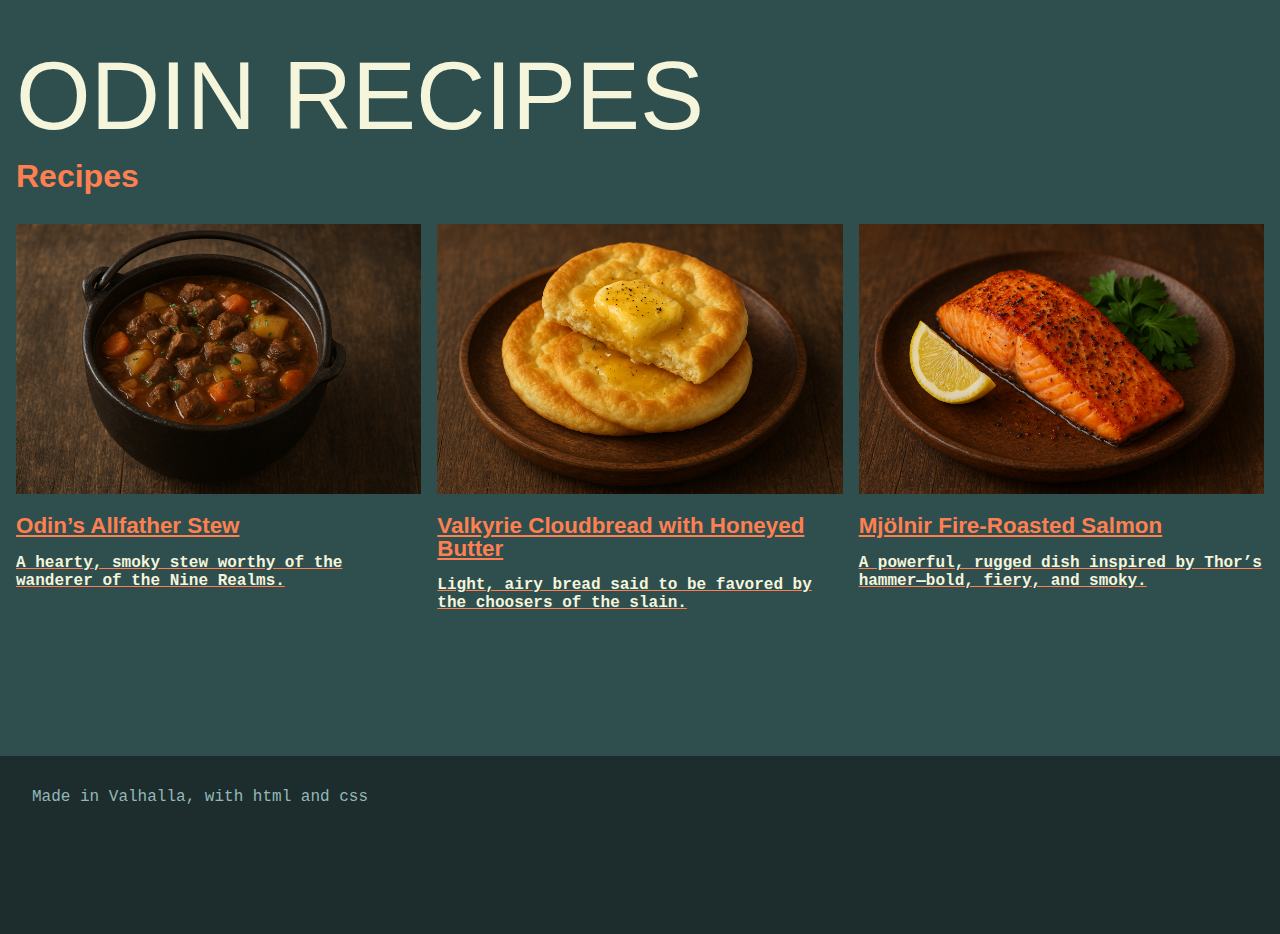
<file: index.html>
<!DOCTYPE html>
<html lang="en">
<head>
    <meta charset="UTF-8">
    <meta name="viewport" content="width=device-width, initial-scale=1.0">
    <title>Odin Recipes | Home</title>
    <link rel="stylesheet" href="css/styles.css">
</head>
<body>
    <h1>
        Odin Re&shy;ci&shy;pes
    </h1>
    <h2>
        Recipes
    </h2>
    <ul class="overview-recipes">
        <li> 
            <a href="recipes/allfathers-stew.html">
                <img src="img/all-father-stew.png" width="400px" height="250px" alt="Image of All Father's Stew">
                <h3>Odin’s Allfather Stew</h3>
                <p>A hearty, smoky stew worthy of the wanderer of the Nine Realms.</p>
            </a>
        </li>
        <li> 
            <a href="recipes/valkyrie-cloudbread.html">
                <img src="img/cloudbread.png"  width="400px" height="250px" alt="Image of Cloudbread">
                <h3>Valkyrie Cloudbread with Honeyed Butter</h3>
                <p>Light, airy bread said to be favored by the choosers of the slain.</p>
            </a>
        </li>
        <li> 
            <a href="recipes/fire-roasted-salmon.html">
                <img src="img/salmon.png"  width="400px" height="250px" alt="Image of Mjölnir Fire-Roasted Salmon">
                <h3>Mjölnir Fire-Roasted Salmon</h3>
                <p>A powerful, rugged dish inspired by Thor’s hammer—bold, fiery, and smoky.</p>
            </a>
        </li>
    </ul>
    <footer>
        Made in Valhalla, with html and css
    </footer>
</body>
</html>
</file>
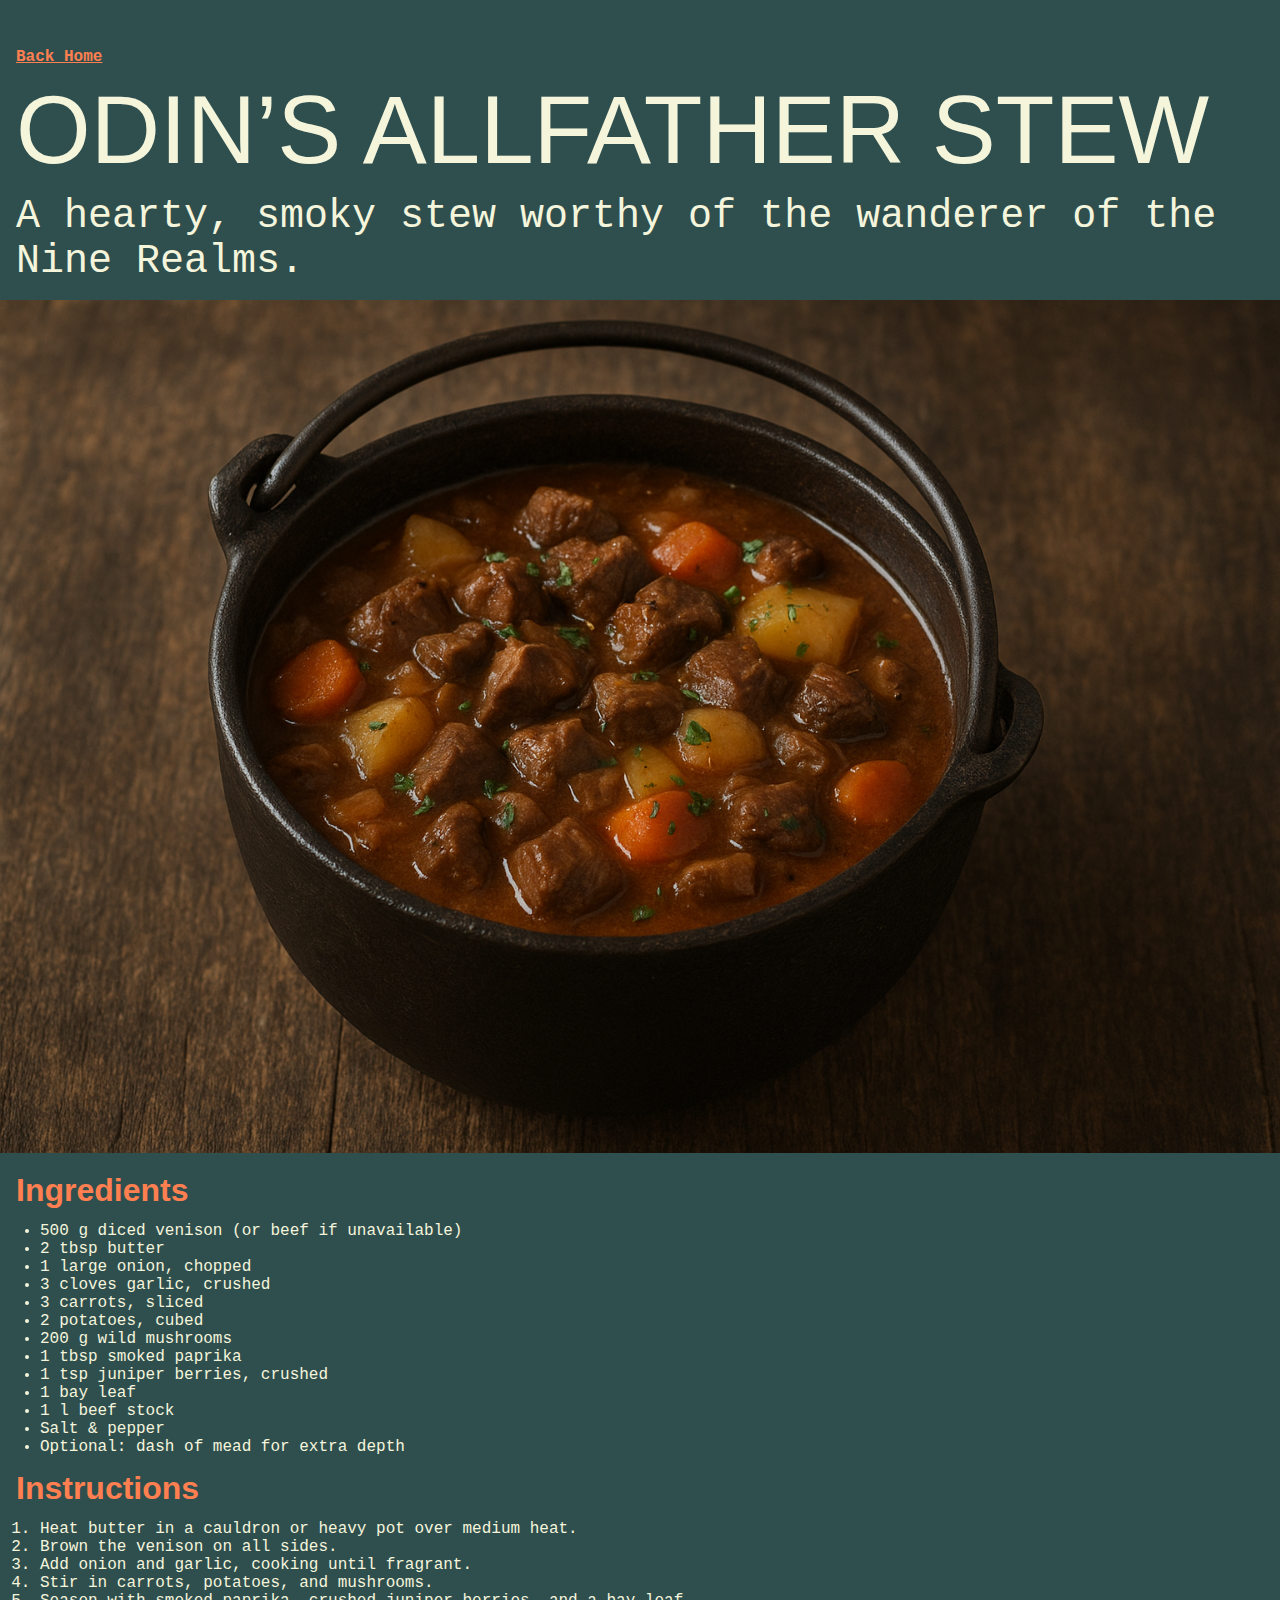
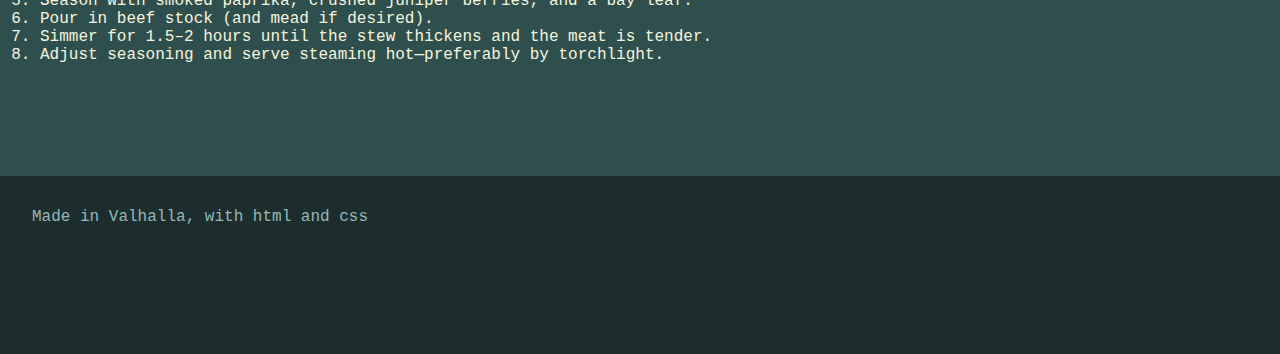
<file: recipes/allfathers-stew.html>
<!DOCTYPE html>
<html lang="en">
<head>
    <meta charset="UTF-8">
    <meta name="viewport" content="width=device-width, initial-scale=1.0">
    <title>Odin’s Allfather Stew</title>
    <link rel="stylesheet" href="../css/styles.css">
</head>
<body>
    <a href="../index.html">Back Home</a>
    <h1>
        Odin’s All&shy;fath&shy;er Stew
    </h1>
    
    <p class="intro">
        A hearty, smoky stew worthy of the wanderer of the Nine Realms.
    </p>
    <img src="../img/all-father-stew.png" width="800px" height="500px" alt="Image of All Father's Stew">
    <h2>
        Ingredients
    </h2>
    <ul>
        <li>
            500 g diced venison (or beef if unavailable)
        </li>
        <li>
            2 tbsp butter
        </li>
        <li>
            1 large onion, chopped
        </li>
        <li>
            3 cloves garlic, crushed
        </li>
        <li>
            3 carrots, sliced
        </li>
        <li>
            2 potatoes, cubed
        </li>
        <li>
            200 g wild mushrooms
        </li>
        <li>
            1 tbsp smoked paprika
        </li>
        <li>
            1 tsp juniper berries, crushed
        </li>
        <li>
            1 bay leaf
        </li>
        <li>
            1 l beef stock
        </li>
        <li>
            Salt & pepper
        </li>
        <li>
            Optional: dash of mead for extra depth
        </li>
    </ul>
    <h2>
        Instructions
    </h2>
    <ol>
        <li>
            Heat butter in a cauldron or heavy pot over medium heat.
        </li>
        <li>
            Brown the venison on all sides.
        </li>
        <li>
            Add onion and garlic, cooking until fragrant.
        </li>
        <li>
            Stir in carrots, potatoes, and mushrooms.
        </li>
        <li>
            Season with smoked paprika, crushed juniper berries, and a bay leaf.
        </li>
        <li>
            Pour in beef stock (and mead if desired).
        </li>
        <li>
            Simmer for 1.5–2 hours until the stew thickens and the meat is tender.
        </li>
        <li>
            Adjust seasoning and serve steaming hot—preferably by torchlight.
        </li>
    </ol>
    <footer>
        Made in Valhalla, with html and css
    </footer>
</body>
</html>
</file>
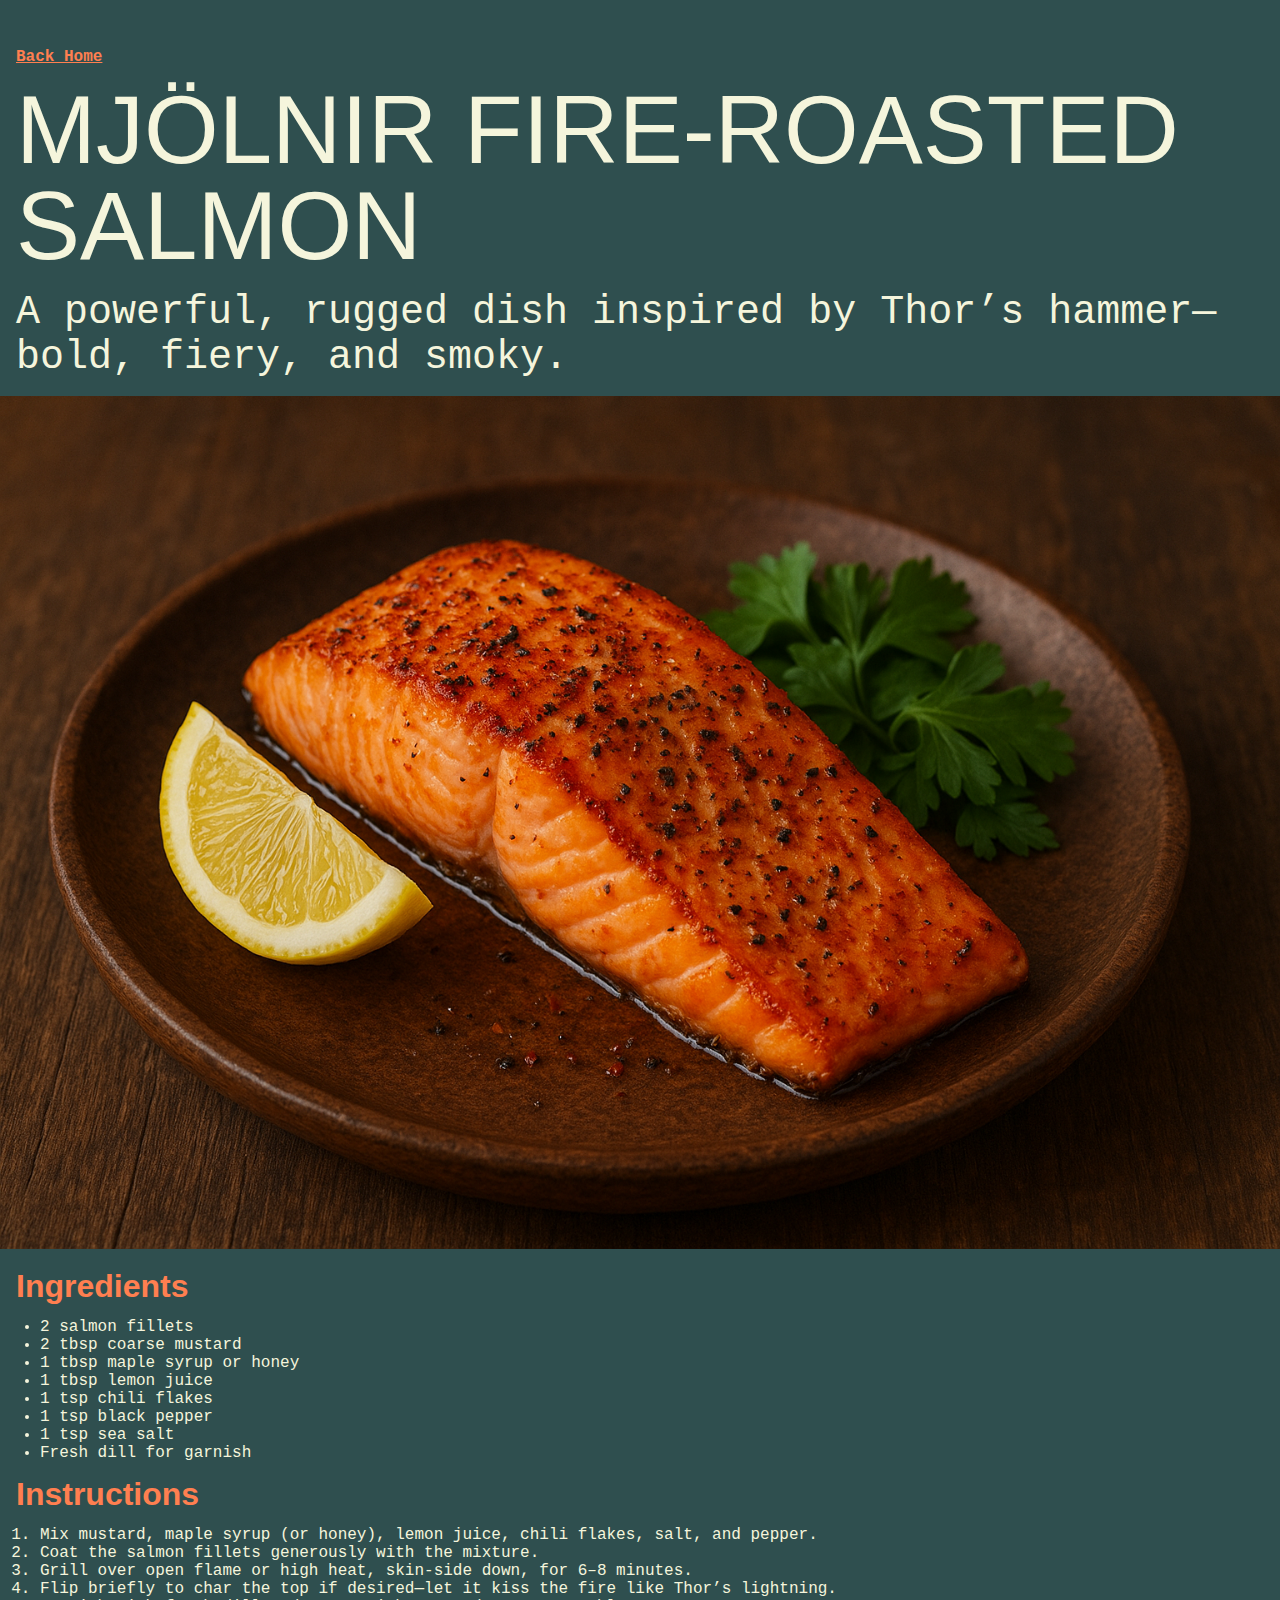
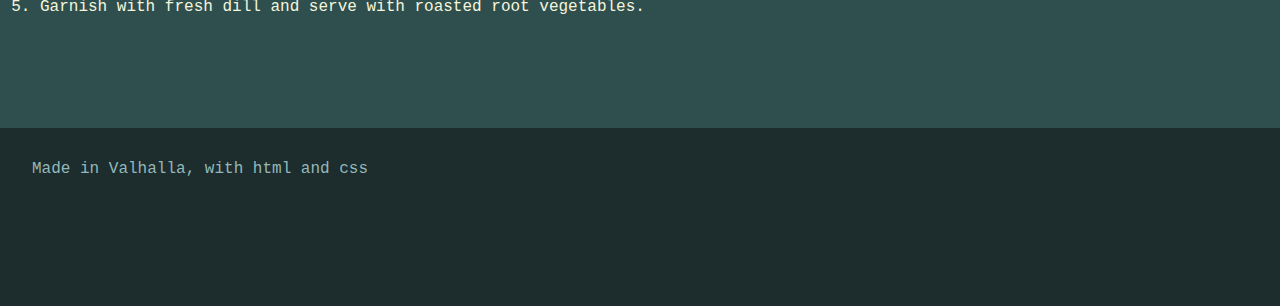
<file: recipes/fire-roasted-salmon.html>
<!DOCTYPE html>
<html lang="en">
<head>
    <meta charset="UTF-8">
    <meta name="viewport" content="width=device-width, initial-scale=1.0">
    <title>Mjölnir Fire-Roasted Salmon</title>
    <link rel="stylesheet" href="../css/styles.css">
</head>
<body>
    <a href="../index.html">Back Home</a>
    <h1>
        Mjöl&shy;nir Fire-Roast&shy;ed Sal&shy;mon
    </h1>
    <p class="intro">
        A powerful, rugged dish inspired by Thor’s hammer—bold, fiery, and smoky.
    </p>
    <img src="../img/salmon.png"  width="800px" height="500px" alt="Image of Mjölnir Fire-Roasted Salmon">
    <h2>
        Ingredients
    </h2>
    <ul>
        <li>
            2 salmon fillets
        </li>
        <li>
            2 tbsp coarse mustard
        </li>
        <li>
            1 tbsp maple syrup or honey
        </li>
        <li>
            1 tbsp lemon juice
        </li>
        <li>
            1 tsp chili flakes
        </li>
        <li>
            1 tsp black pepper
        </li>
        <li>
            1 tsp sea salt
        </li>
        <li>
            Fresh dill for garnish
        </li>
    </ul>
    <h2>
        Instructions
    </h2>
    <ol>
        <li>
            Mix mustard, maple syrup (or honey), lemon juice, chili flakes, salt, and pepper.
        </li>
        <li>
            Coat the salmon fillets generously with the mixture.
        </li>
        <li>
            Grill over open flame or high heat, skin-side down, for 6–8 minutes.
        </li>
        <li>
            Flip briefly to char the top if desired—let it kiss the fire like Thor’s lightning.
        </li>
        <li>
            Garnish with fresh dill and serve with roasted root vegetables.
        </li>
    </ol>
    <footer>
        Made in Valhalla, with html and css
    </footer>
</body>
</html>
</file>
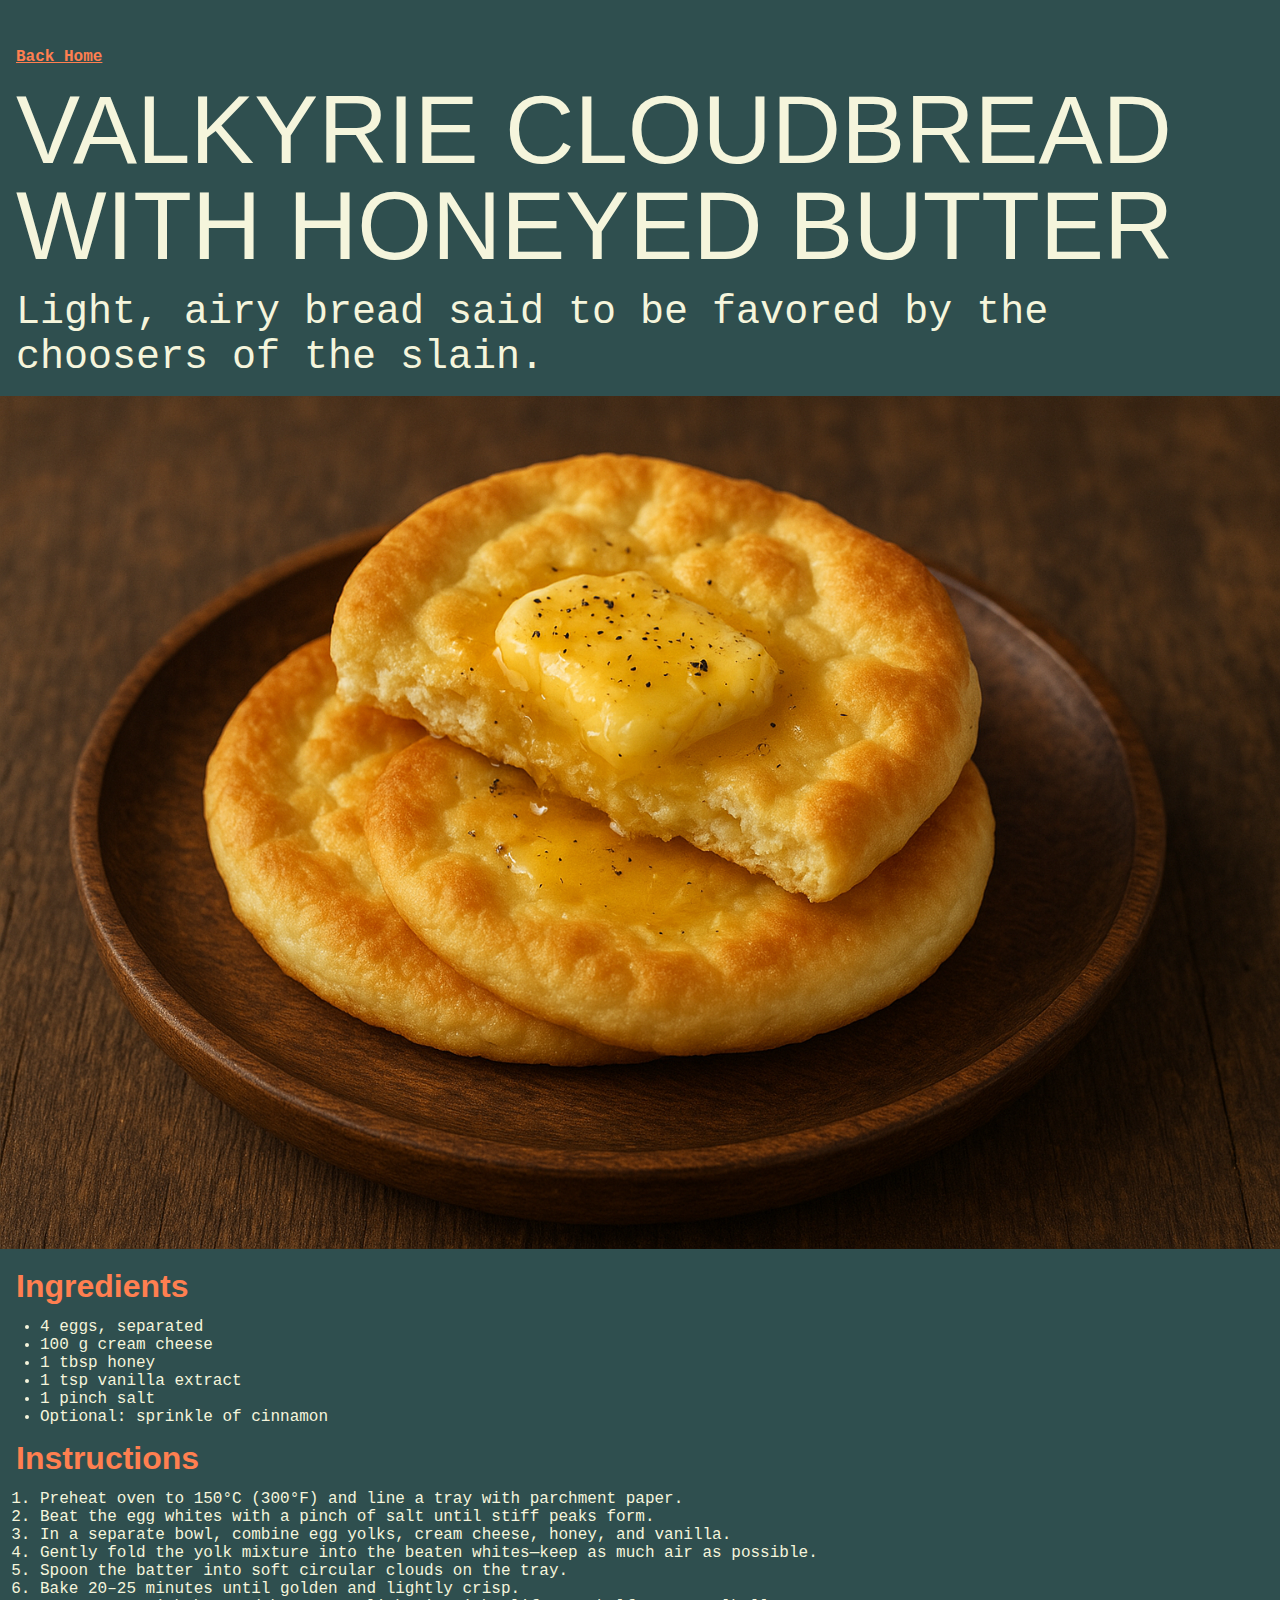
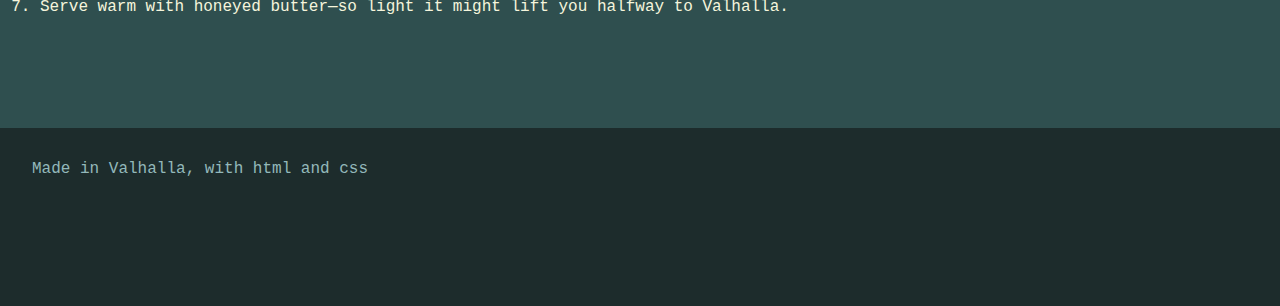
<file: recipes/valkyrie-cloudbread.html>
<!DOCTYPE html>
<html lang="en">
<head>
    <meta charset="UTF-8">
    <meta name="viewport" content="width=device-width, initial-scale=1.0">
    <title>Valkyrie Cloudbread with Honeyed Butter</title>
    <link rel="stylesheet" href="../css/styles.css">
</head>
<body>
    <a href="../index.html">Back Home</a>
    <h1>
        Valk&shy;yrie Cloud&shy;bread with Honey&shy;ed But&shy;ter
    </h1>
    <p class="intro">
        Light, airy bread said to be favored by the choosers of the slain.
    </p>
    <img src="../img/cloudbread.png"  width="800px" height="500px" alt="Image of Cloudbread">
    <h2>
        Ingredients
    </h2>
    <ul>
        <li>
            4 eggs, separated
        </li>
        <li>
            100 g cream cheese
        </li>
        <li>
           1 tbsp honey
        </li>
        <li>
            1 tsp vanilla extract
        </li>
        <li>
            1 pinch salt
        </li>
        <li>
            Optional: sprinkle of cinnamon
        </li>
    </ul>
    <h2>
        Instructions
    </h2>
    <ol>
        <li>
            Preheat oven to 150°C (300°F) and line a tray with parchment paper.
        </li>
        <li>
            Beat the egg whites with a pinch of salt until stiff peaks form.
        </li>
        <li>
            In a separate bowl, combine egg yolks, cream cheese, honey, and vanilla.
        </li>
        <li>
            Gently fold the yolk mixture into the beaten whites—keep as much air as possible.
        </li>
        <li>
            Spoon the batter into soft circular clouds on the tray.
        </li>
        <li>
            Bake 20–25 minutes until golden and lightly crisp.
        </li>
        <li>
            Serve warm with honeyed butter—so light it might lift you halfway to Valhalla.
        </li>
    </ol>
    <footer>
        Made in Valhalla, with html and css
    </footer>
</body>
</html>
</file>
<file: css/styles.css>
body{
    padding: 0;
    margin: 3rem 0 0 0;
    background-color: darkslategrey;
    color:coral;
    font-family: 'Courier New', Courier, monospace;
}
h1{
    text-transform: uppercase;
    margin: 1rem;
    font-family: 'Gill Sans', 'Gill Sans MT', Calibri, 'Trebuchet MS', sans-serif;
    font-size: 6rem;
    font-weight: 400;
    color: beige;
    line-height: 1;
}
h2{
    margin: 1rem;
    font-family: 'Gill Sans', 'Gill Sans MT', Calibri, 'Trebuchet MS', sans-serif;
    font-size: 2rem;
    font-weight: 700;
    line-height: 1;

}
h3{
    margin: 3rem 0;
    font-family: 'Gill Sans', 'Gill Sans MT', Calibri, 'Trebuchet MS', sans-serif;
    font-size: 1.4rem;
    font-weight: 700;
    line-height: 1;
}
a{
    margin: 1rem;
    color:coral;
    font-weight: 700;
}
p, li{
    color: beige;
}


a:visited{
    color:coral;
}
a:hover{
    color: darkkhaki;
}
.overview-recipes li:hover{
    margin-top: -0.8rem;
    margin-bottom: 0.8rem;
    
}
.overview-recipes li:hover img{
    filter:brightness(130%);
    
}
p{
    margin: 1rem;
}
img{
    width: 100%;
    height: auto;
}
.overview-recipes{
    display: flex;
    flex-direction: row;
    padding: 1rem;
    margin: 0;
    gap: 1rem;

}
.overview-recipes a{
    margin: 0;
}
.overview-recipes ul {
    margin: 0;
    padding: 0;
}
.overview-recipes li{
    list-style: none;
    flex: 1;
    margin: 0;
    padding: 0;
    transition: all 0.2s ease-out 0s;
}
.overview-recipes li img{
    width: 100%;
    height: auto;
    transition: all 0.2s ease-out 0s;
}
.overview-recipes li h3, .overview-recipes li p{
    margin: 1rem 0;
    padding: 0;
}


.overview-recipes:hover img{
    filter: blur(2px) grayscale(70%);
}
.intro{
    font-size: 2.5rem;
}

@media (max-width: 600px) {
    .overview-recipes{
        flex-direction: column;
    }
    h1{
    font-size: 3rem;
}
h2{
    font-size: 1.7rem;
}
h3{
    font-size: 1.4rem;
}
.intro{
    font-size: 2rem;
}
}
footer{
    margin-top: 7rem;
    background-color: #1D2C2C;
    color: #93B8BA;
    padding: 2rem 2rem 8rem 2rem;
}
</file>
